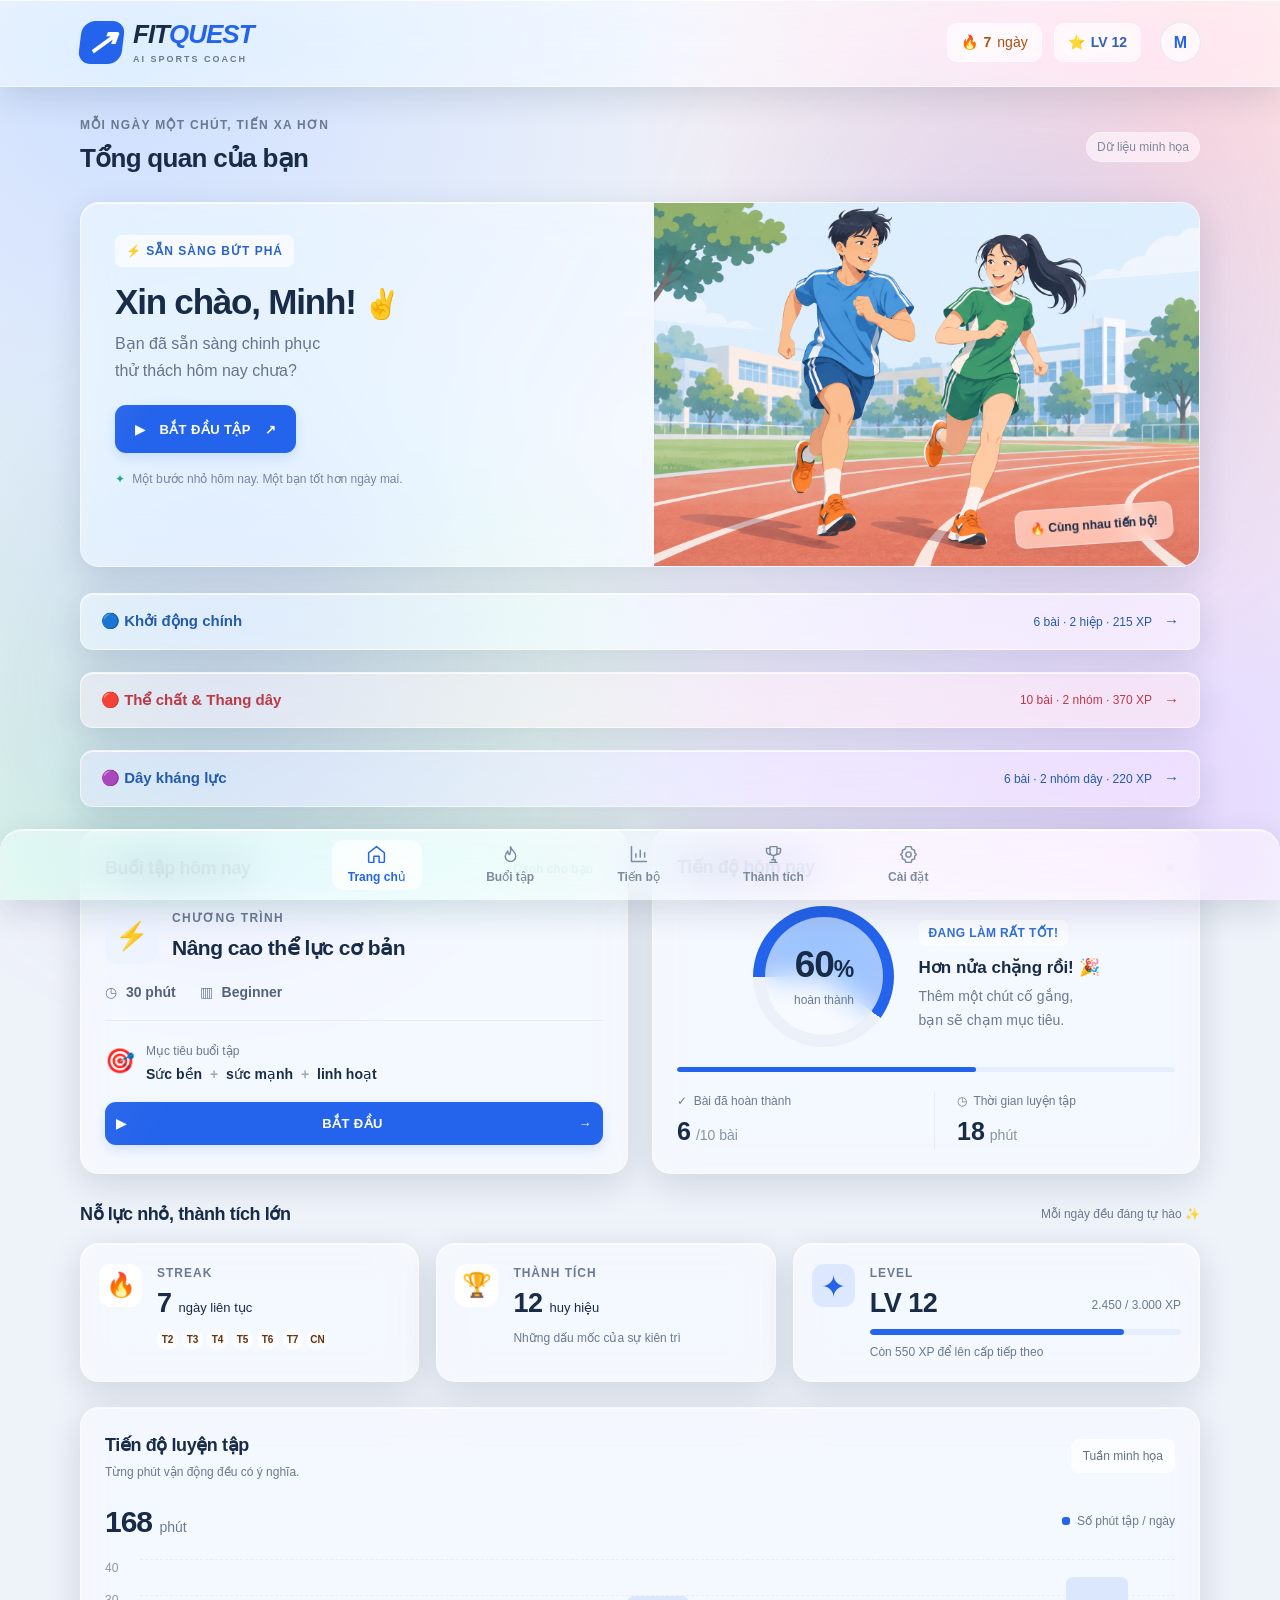
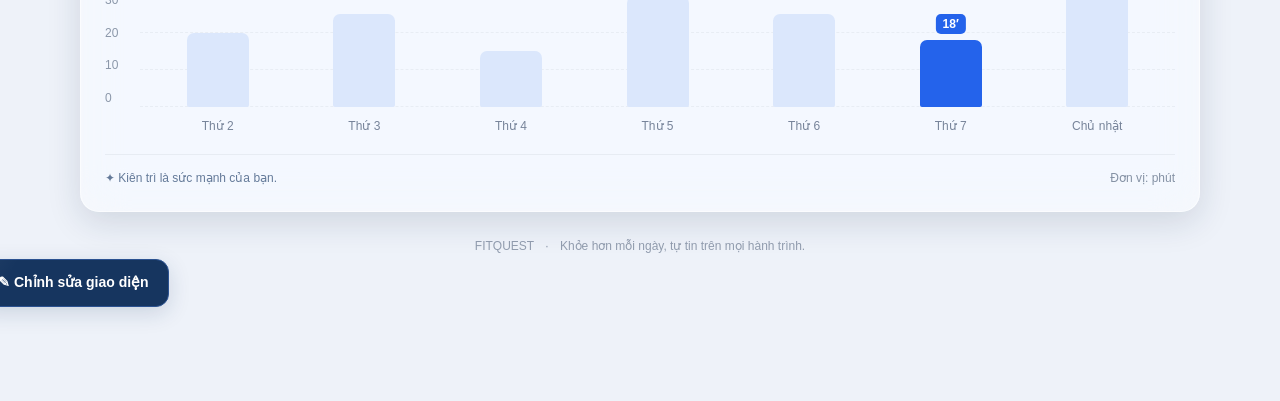
<file: FITQUEST-liquid-glass/FITQUEST/index.html>
<!DOCTYPE html>
<html lang="vi">
<head><meta charset="UTF-8"><meta name="viewport" content="width=device-width, initial-scale=1"><meta name="theme-color" content="#2563eb"><meta name="description" content="FITQUEST – AI Sports Coach dành cho học sinh. Theo dõi buổi tập, tiến độ và những thành tích mỗi ngày."><title>FITQUEST · Trang chủ</title><link rel="stylesheet" href="css/style.css"><script src="js/app.js" defer></script><link rel="stylesheet" href="css/editor.css"><script src="js/editor.js" defer></script><link rel="stylesheet" href="css/liquid-glass.css"></head>
<body>
<header class="header"><div class="header-inner"><a class="brand" href="#home" aria-label="FITQUEST Trang chủ"><span class="brand-icon">↗</span><span>FIT<span class="blue">QUEST</span><small>AI SPORTS COACH</small></span></a><div class="header-stats"><span class="chip fire">🔥 <b>7</b><span>ngày</span></span><span class="chip level">⭐ <b>LV 12</b></span><span class="avatar" aria-label="Hồ sơ mẫu của Minh">M</span></div></div></header>
<main id="home">
<div class="page-heading"><div><p class="eyebrow">MỖI NGÀY MỘT CHÚT, TIẾN XA HƠN</p><h1>Tổng quan của bạn</h1></div><span class="demo-label">Dữ liệu minh họa</span></div>
<section class="welcome" aria-labelledby="welcome-title"><div class="welcome-copy"><span class="pill">⚡ SẴN SÀNG BỨT PHÁ</span><h2 id="welcome-title">Xin chào, Minh! <span class="wave">✌️</span></h2><p>Bạn đã sẵn sàng chinh phục<br class="desktop-break"> thử thách hôm nay chưa?</p><button class="primary" data-start><span aria-hidden="true">▶</span> <span class="button-label">BẮT ĐẦU TẬP</span> <span aria-hidden="true">↗</span></button><div class="welcome-note"><span>✦</span> Một bước nhỏ hôm nay. Một bạn tốt hơn ngày mai.</div></div><div class="hero-art"><img src="assets/images/runners.png" alt="Hai học sinh năng động chạy bộ trên sân thể thao" width="1536" height="1024"><span class="art-tag">🔥 Cùng nhau tiến bộ!</span></div></section>
<p class="module-entry"><a href="main-warmup.html">🔵 Khởi động chính <span>6 bài · 2 hiệp · 215 XP</span> →</a></p><p class="module-entry strength-entry"><a href="strength.html">🔴 Thể chất & Thang dây <span>10 bài · 2 nhóm · 370 XP</span> →</a></p><p class="module-entry resistance-entry"><a href="resistance.html">🟣 Dây kháng lực <span>6 bài · 2 nhóm dây · 220 XP</span> →</a></p><div class="training-grid"><section class="card workout" aria-labelledby="workout-title"><div class="section-heading"><h2 id="workout-title">Buổi tập hôm nay</h2><span class="badge green">Dành cho bạn</span></div><div class="workout-main"><span class="workout-icon" aria-hidden="true">⚡</span><div><p class="eyebrow">CHƯƠNG TRÌNH</p><h3>Nâng cao thể lực cơ bản</h3></div></div><div class="workout-meta"><span>◷ <b>30 phút</b></span><span>▥ <b>Beginner</b></span></div><div class="goal"><span aria-hidden="true">🎯</span><div><span>Mục tiêu buổi tập</span><p>Sức bền <i>+</i> sức mạnh <i>+</i> linh hoạt</p></div></div><button class="primary workout-button" data-start><span aria-hidden="true">▶</span> <span class="button-label">BẮT ĐẦU</span> <span aria-hidden="true">→</span></button></section>
<section class="card today" aria-labelledby="today-title"><div class="section-heading"><h2 id="today-title">Tiến độ hôm nay</h2><span class="muted" aria-hidden="true">◉</span></div><div class="today-content"><div class="progress-ring" role="img" aria-label="60% hoàn thành"><div><strong>60<span>%</span></strong><small>hoàn thành</small></div></div><div class="today-message"><span class="badge blue-badge">ĐANG LÀM RẤT TỐT!</span><h3>Hơn nửa chặng rồi! 🎉</h3><p>Thêm một chút cố gắng,<br>bạn sẽ chạm mục tiêu.</p></div></div><progress class="daily-progress" value="60" max="100" aria-label="Tiến độ hôm nay">60%</progress><div class="daily-stats"><div><span>✓ &nbsp;Bài đã hoàn thành</span><strong>6<span>/10 bài</span></strong></div><div><span>◷ &nbsp;Thời gian luyện tập</span><strong>18<span>phút</span></strong></div></div></section></div>
<section id="achievements" class="achievements-section" aria-labelledby="achievements-title"><div class="section-heading outside"><h2 id="achievements-title">Nỗ lực nhỏ, thành tích lớn</h2><span class="muted">Mỗi ngày đều đáng tự hào ✨</span></div><div class="achievements"><article class="achievement streak"><div class="achievement-icon">🔥</div><div><p class="eyebrow">STREAK</p><h3>7 <span>ngày liên tục</span></h3><div class="week-dots" aria-label="Đã duy trì đủ 7 ngày"><span>T2</span><span>T3</span><span>T4</span><span>T5</span><span>T6</span><span>T7</span><span>CN</span></div></div></article><article class="achievement trophies"><div class="achievement-icon">🏆</div><div><p class="eyebrow">THÀNH TÍCH</p><h3>12 <span>huy hiệu</span></h3><p class="achievement-note">Những dấu mốc của sự kiên trì</p></div></article><article class="achievement xp"><div class="achievement-icon">✦</div><div><p class="eyebrow">LEVEL</p><h3>LV 12 <span class="xp-amount">2.450 / 3.000 XP</span></h3><progress value="2450" max="3000" aria-label="2450 trên 3000 XP">2450/3000 XP</progress><p class="achievement-note">Còn 550 XP để lên cấp tiếp theo</p></div></article></div></section>
<section class="card chart-card" id="progress" aria-labelledby="chart-title"><div class="section-heading"><div><h2 id="chart-title">Tiến độ luyện tập</h2><p class="chart-subtitle">Từng phút vận động đều có ý nghĩa.</p></div><span class="period">Tuần minh họa</span></div><div class="chart-summary"><strong>168 <span>phút</span></strong><span class="legend"><i></i>Số phút tập / ngày</span></div><div class="chart" role="group" aria-label="Số phút tập trong tuần. Dữ liệu minh họa."><div class="axis"><span>40</span><span>30</span><span>20</span><span>10</span><span>0</span></div><div class="plot"><div class="grid-lines" aria-hidden="true"><i></i><i></i><i></i><i></i><i></i></div><div class="bars" id="bars"></div></div></div><div class="chart-foot"><span>✦ Kiên trì là sức mạnh của bạn.</span><span>Đơn vị: phút</span></div></section>
<footer>FITQUEST <span>·</span> Khỏe hơn mỗi ngày, tự tin trên mọi hành trình.</footer>
</main>
<nav class="bottom-nav" aria-label="Điều hướng chính"><div class="nav-inner"><a class="nav-item active" href="#home" aria-current="page"><span data-icon="home"></span><b>Trang chủ</b></a><button class="nav-item" data-start><span data-icon="flame"></span><b>Buổi tập</b></button><a class="nav-item" href="#progress"><span data-icon="chart"></span><b>Tiến bộ</b></a><a class="nav-item" href="#achievements"><span data-icon="trophy"></span><b>Thành tích</b></a><button class="nav-item" id="settings"><span data-icon="settings"></span><b>Cài đặt</b></button></div></nav>
<div class="toast" id="toast" role="status" aria-live="polite"><span id="toast-text"></span><button id="close-toast" aria-label="Đóng thông báo">×</button></div>
</body></html>
</file>
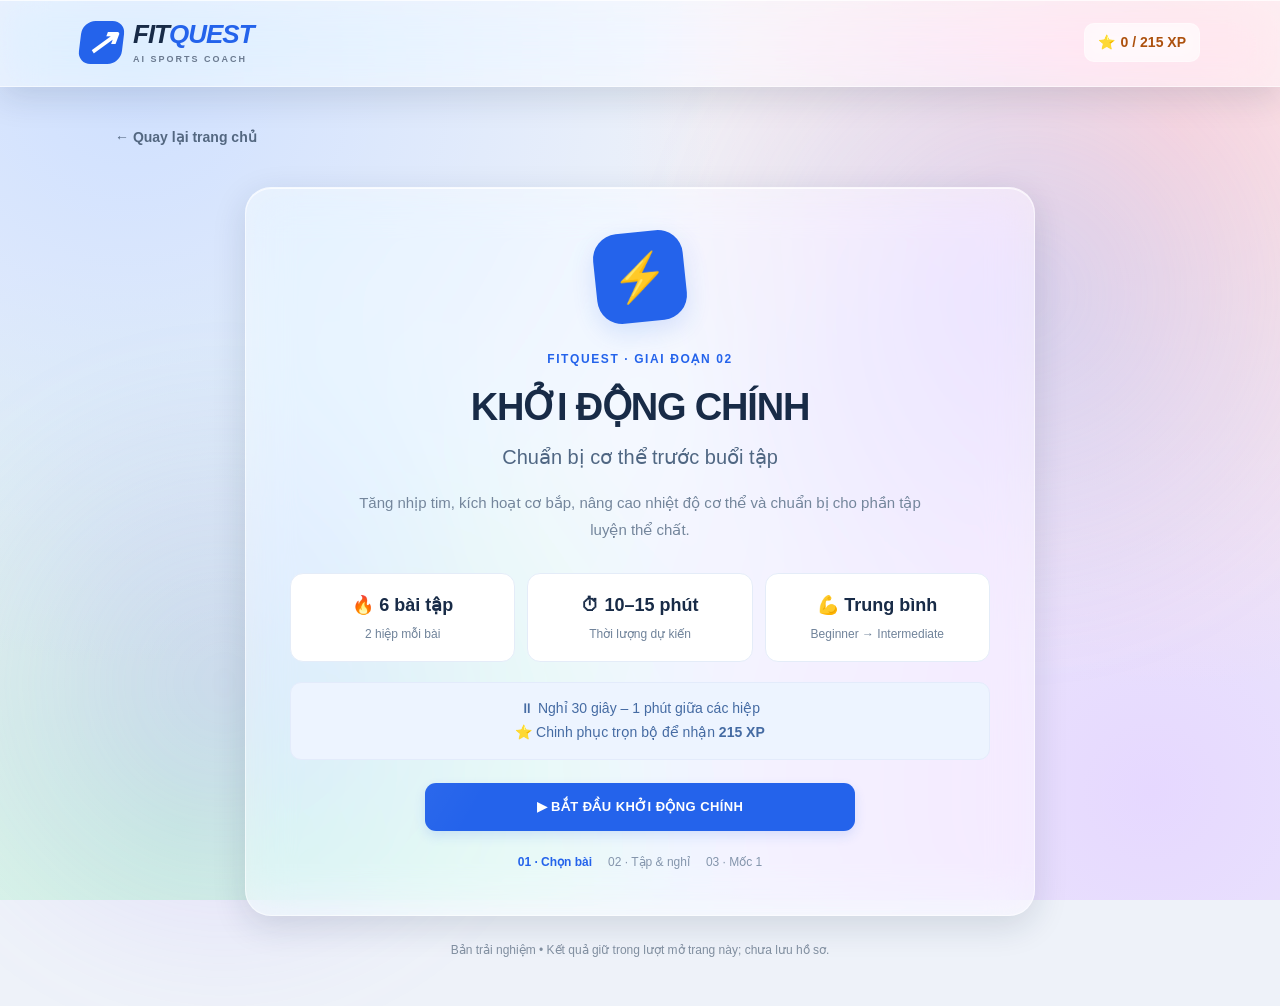
<file: FITQUEST-liquid-glass/FITQUEST/main-warmup.html>
<!doctype html>
<html lang="vi"><head><meta charset="utf-8"><meta name="viewport" content="width=device-width,initial-scale=1"><meta name="theme-color" content="#2463eb"><meta name="description" content="FITQUEST Khởi động chính: 6 bài tập theo hiệp, nghỉ giữa hiệp và checkpoint phục hồi."><title>Khởi động chính · FITQUEST</title><link rel="stylesheet" href="css/style.css"><link rel="stylesheet" href="css/warmup.css"><link rel="stylesheet" href="css/main-warmup.css"><script src="js/main-warmup.js" defer></script><link rel="stylesheet" href="css/animation.css"><script type="module" src="js/dummy.js"></script><link rel="stylesheet" href="css/liquid-glass.css"></head><body><header class="header"><div class="header-inner"><a class="brand" href="index.html"><span class="brand-icon">↗</span><span>FIT<span class="blue">QUEST</span><small>AI SPORTS COACH</small></span></a><span class="chip fire">⭐ <b id="earned">0 / 215 XP</b></span></div></header><main class="warmup-main main-module"><div id="screen"></div><p class="session-note">Bản trải nghiệm • Kết quả giữ trong lượt mở trang này; chưa lưu hồ sơ.</p></main><div class="toast" id="toast" role="status" aria-live="polite"><span id="toast-text"></span><button id="close-toast" aria-label="Đóng thông báo">×</button></div></body></html>
</file>
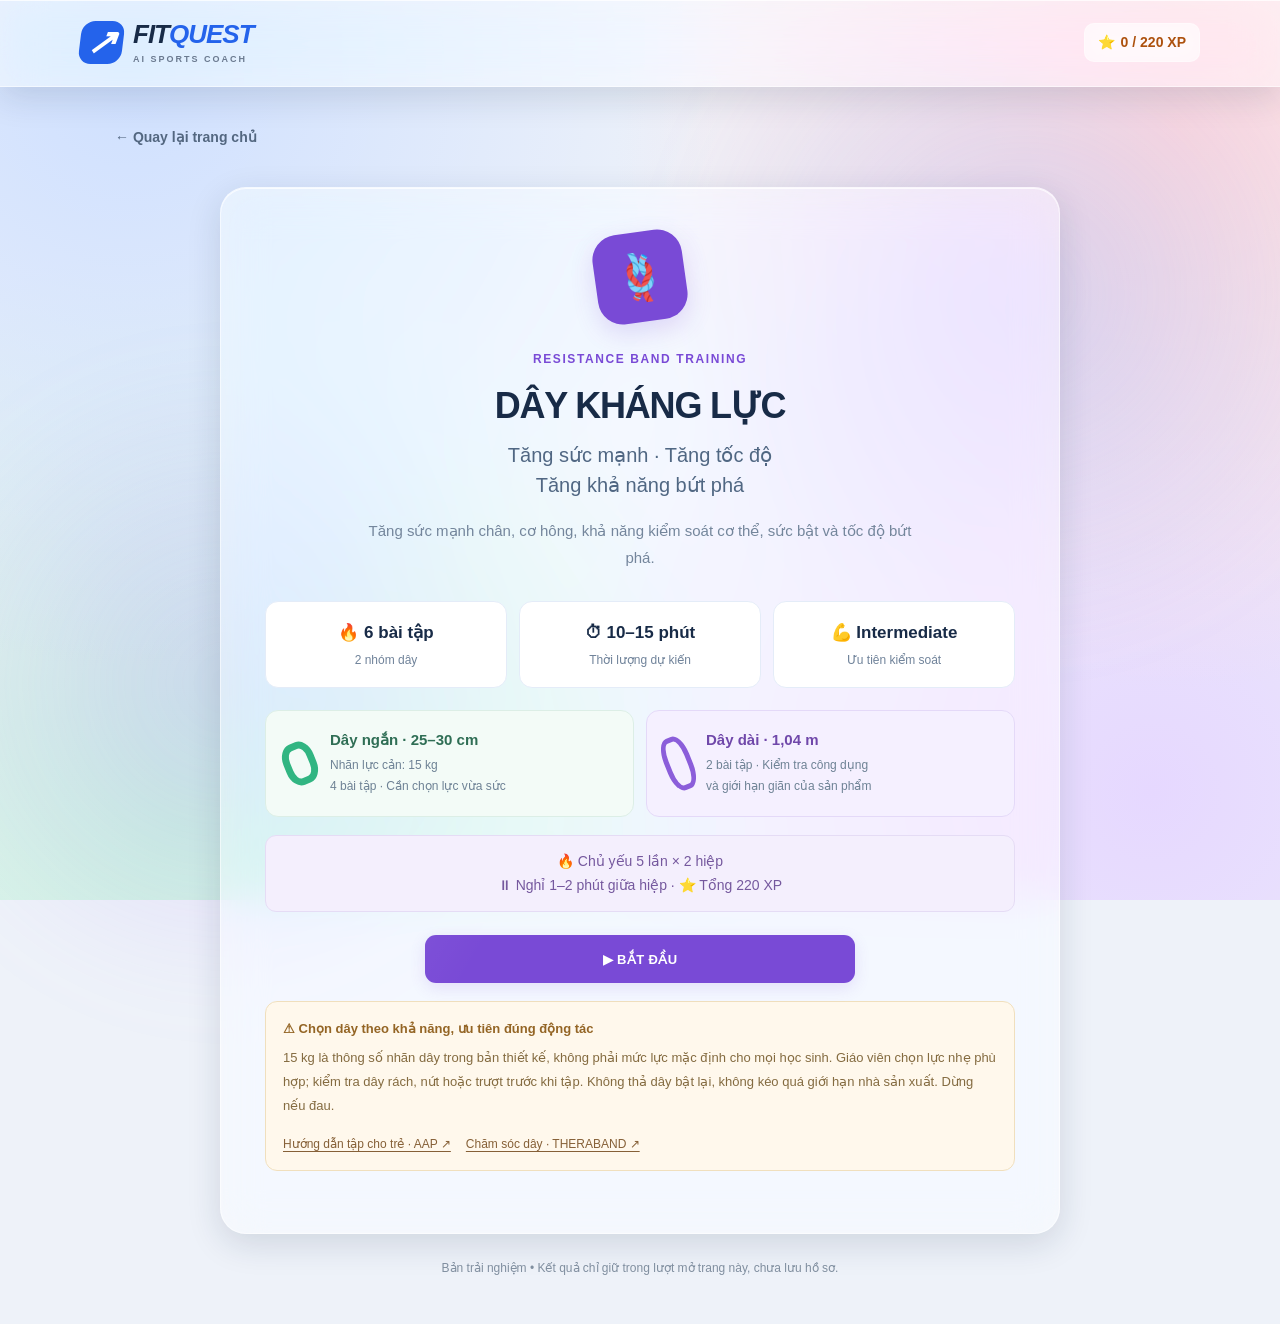
<file: FITQUEST-liquid-glass/FITQUEST/resistance.html>
<!doctype html>
<html lang="vi"><head><meta charset="utf-8"><meta name="viewport" content="width=device-width,initial-scale=1"><meta name="theme-color" content="#794ad6"><meta name="description" content="FITQUEST: 6 bài tập với dây kháng lực, dummy 3D, bộ đếm từng chân, nghỉ giữa hiệp và hướng dẫn an toàn."><title>Dây kháng lực · FITQUEST</title><link rel="stylesheet" href="css/style.css"><link rel="stylesheet" href="css/warmup.css"><link rel="stylesheet" href="css/main-warmup.css"><link rel="stylesheet" href="css/strength.css"><link rel="stylesheet" href="css/resistance.css"><link rel="stylesheet" href="css/animation.css"><script src="js/resistance.js" defer></script><script type="module" src="js/dummy.js"></script><link rel="stylesheet" href="css/liquid-glass.css"></head><body><header class="header"><div class="header-inner"><a class="brand" href="index.html"><span class="brand-icon">↗</span><span>FIT<span class="blue">QUEST</span><small>AI SPORTS COACH</small></span></a><span class="chip fire">⭐ <b id="earned">0 / 220 XP</b></span></div></header><main class="warmup-main main-module strength-module band-module"><div id="screen"></div><p class="session-note">Bản trải nghiệm • Kết quả chỉ giữ trong lượt mở trang này, chưa lưu hồ sơ.</p></main><div class="toast" id="toast" role="status" aria-live="polite"><span id="toast-text"></span><button id="close-toast" aria-label="Đóng thông báo">×</button></div></body></html>
</file>
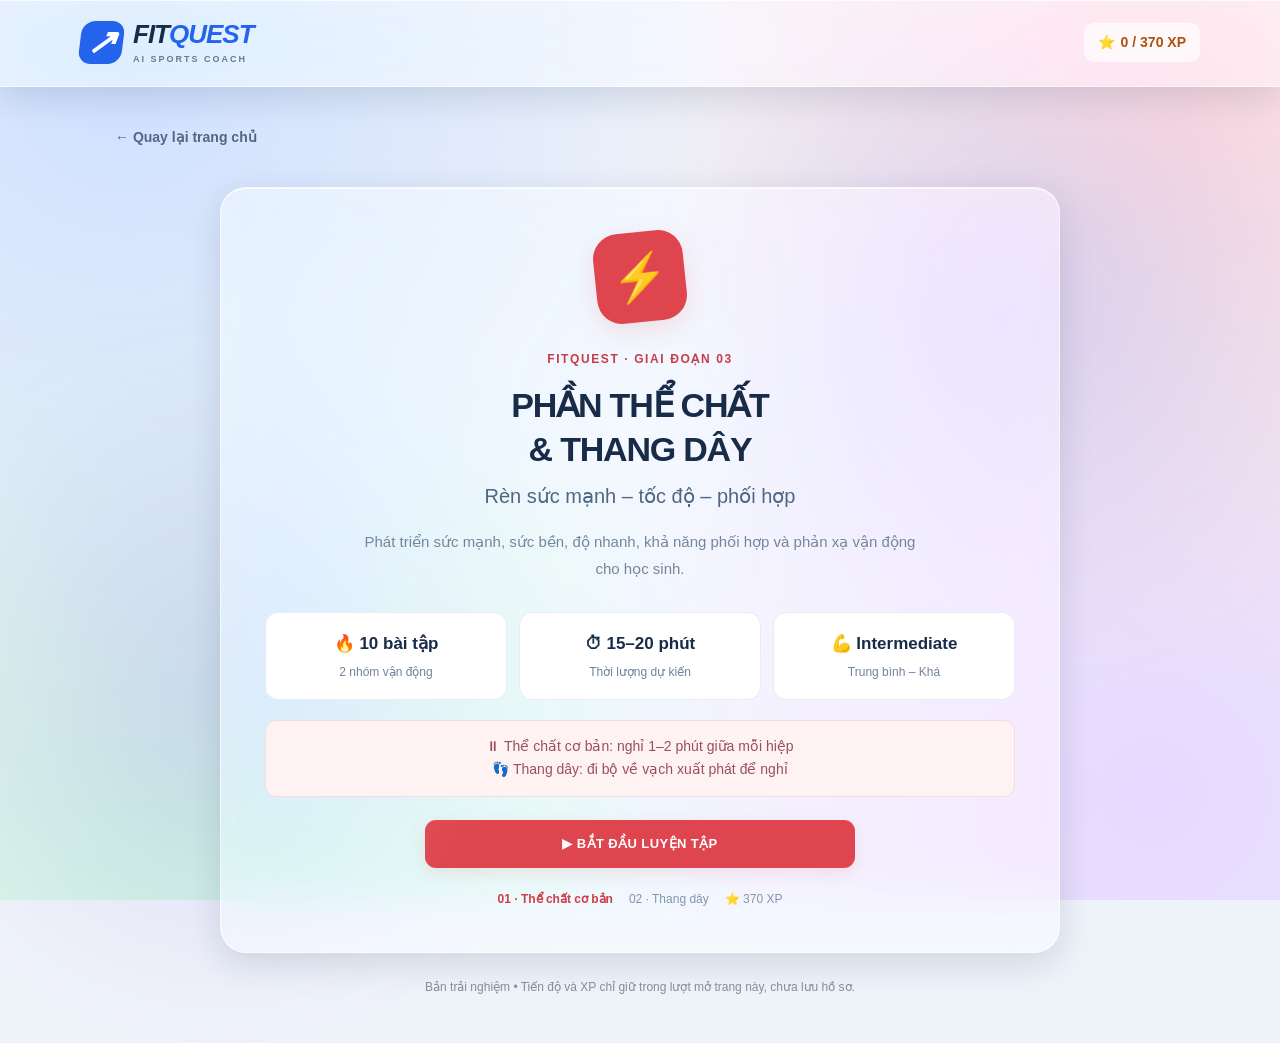
<file: FITQUEST-liquid-glass/FITQUEST/strength.html>
<!doctype html>
<html lang="vi"><head><meta charset="utf-8"><meta name="viewport" content="width=device-width,initial-scale=1"><meta name="theme-color" content="#e34b50"><meta name="description" content="FITQUEST: rèn luyện thể chất và thang dây với 10 bài tập, bộ đếm, thời gian nghỉ và tiến độ."><title>Thể chất & Thang dây · FITQUEST</title><link rel="stylesheet" href="css/style.css"><link rel="stylesheet" href="css/warmup.css"><link rel="stylesheet" href="css/main-warmup.css"><link rel="stylesheet" href="css/strength.css"><script src="js/strength.js" defer></script><link rel="stylesheet" href="css/animation.css"><script type="module" src="js/dummy.js"></script><link rel="stylesheet" href="css/liquid-glass.css"></head><body><header class="header"><div class="header-inner"><a class="brand" href="index.html"><span class="brand-icon">↗</span><span>FIT<span class="blue">QUEST</span><small>AI SPORTS COACH</small></span></a><span class="chip fire">⭐ <b id="earned">0 / 370 XP</b></span></div></header><main class="warmup-main main-module strength-module"><div id="screen"></div><p class="session-note">Bản trải nghiệm • Tiến độ và XP chỉ giữ trong lượt mở trang này, chưa lưu hồ sơ.</p></main><div class="toast" id="toast" role="status" aria-live="polite"><span id="toast-text"></span><button id="close-toast" aria-label="Đóng thông báo">×</button></div></body></html>
</file>
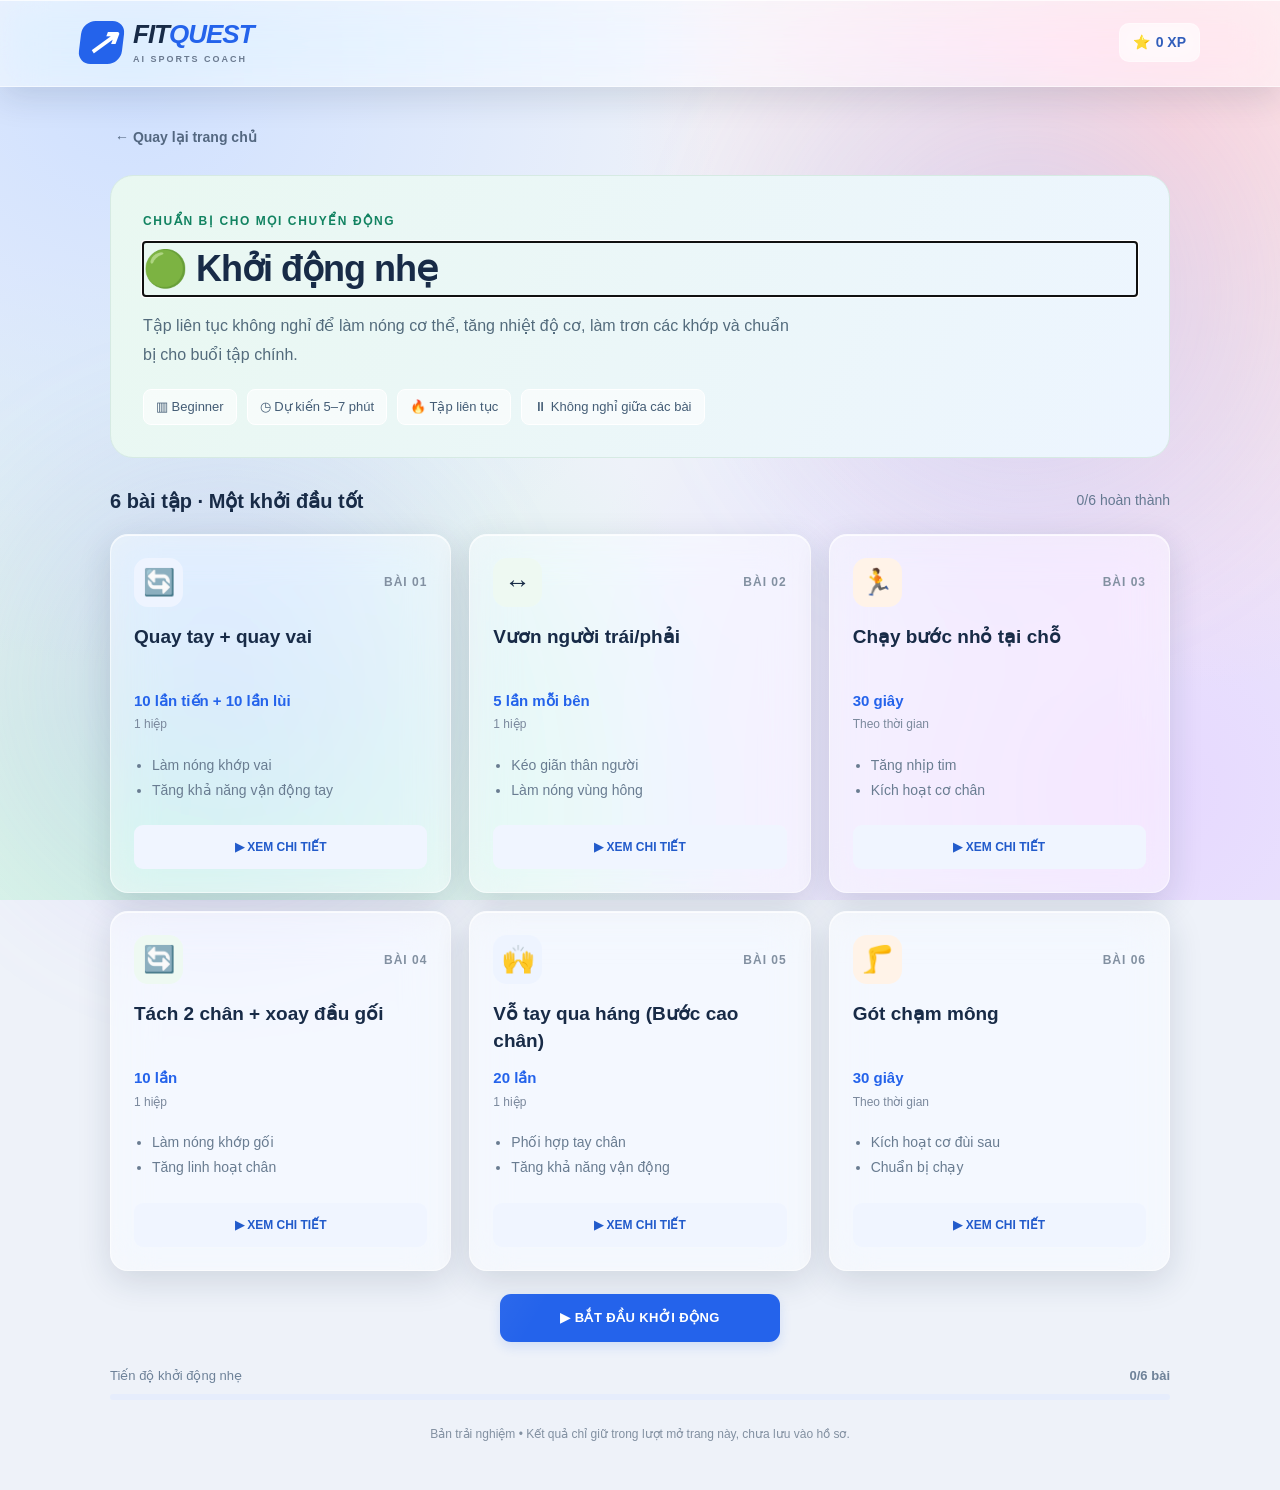
<file: FITQUEST-liquid-glass/FITQUEST/warmup.html>
<!doctype html>
<html lang="vi"><head><meta charset="utf-8"><meta name="viewport" content="width=device-width,initial-scale=1"><meta name="theme-color" content="#2463eb"><title>Khởi động nhẹ · FITQUEST</title><link rel="stylesheet" href="css/style.css"><link rel="stylesheet" href="css/warmup.css"><script src="js/warmup.js" defer></script><link rel="stylesheet" href="css/animation.css"><script type="module" src="js/dummy.js"></script><link rel="stylesheet" href="css/liquid-glass.css"></head><body>
<header class="header"><div class="header-inner"><a class="brand" href="index.html"><span class="brand-icon">↗</span><span>FIT<span class="blue">QUEST</span><small>AI SPORTS COACH</small></span></a><span class="chip level">⭐ <b id="earned">0 XP</b></span></div></header>
<main class="warmup-main"><div id="screen"></div><p class="session-note">Bản trải nghiệm • Kết quả chỉ giữ trong lượt mở trang này, chưa lưu vào hồ sơ.</p></main>
<div class="toast" id="toast" role="status" aria-live="polite"><span id="toast-text"></span><button id="close-toast" aria-label="Đóng thông báo">×</button></div>
</body></html>
</file>
<file: FITQUEST-liquid-glass/FITQUEST/css/style.css>
:root{--blue:#2463eb;--ink:#182b47;--muted:#6b7a90;--line:#e7ecf3;--green:#20ae7e}*{box-sizing:border-box}html{scroll-behavior:smooth;scroll-padding-top:100px}body{margin:0;background:#f7f9fc;color:var(--ink);font-family:Inter,"Segoe UI",Arial,sans-serif;font-size:16px;line-height:1.5}button,a{-webkit-tap-highlight-color:transparent}button{font:inherit;cursor:pointer}a{color:inherit;text-decoration:none}button:focus-visible,a:focus-visible{outline:3px solid #f5a623;outline-offset:5px}button{transition:transform .18s,background .18s,box-shadow .18s}button:active{transform:scale(.97)}.header{background:#fff;border-bottom:1px solid var(--line)}.header-inner{max-width:1180px;margin:auto;padding:21px 30px;display:flex;justify-content:space-between;align-items:center}.brand{display:flex;align-items:center;gap:10px;font-size:26px;font-weight:900;font-style:italic;letter-spacing:-1px;line-height:1.05}.brand-icon{height:43px;width:43px;display:grid;place-items:center;border-radius:13px;background:var(--blue);color:white;font-size:35px;transform:skew(-7deg)}.brand small{display:block;font-size:9px;letter-spacing:2px;font-style:normal;color:var(--muted);margin-top:7px}.blue{color:var(--blue)}.header-stats{display:flex;gap:12px;align-items:center}.chip{display:flex;gap:6px;align-items:center;padding:8px 13px;border-radius:10px;font-size:14px}.fire{background:#fff3e8;color:#ad510e}.level{background:#eef3ff;color:#325ebb}.avatar{width:39px;height:39px;display:grid;place-items:center;background:#e8efff;border:3px solid white;outline:1px solid #e3e9f3;color:var(--blue);border-radius:50%;font-weight:700;margin-left:8px}main{max-width:1180px;margin:auto;padding:29px 30px 98px}.page-heading{display:flex;justify-content:space-between;align-items:center;margin-bottom:24px}.eyebrow{font-size:11px;font-weight:750;letter-spacing:1.3px;color:var(--muted);margin:0 0 5px}.page-heading h1{font-size:26px;letter-spacing:-.7px;margin:0}.demo-label{font-size:12px;color:#7d899d;border:1px solid #e4e9f1;padding:5px 10px;border-radius:20px}.welcome{display:grid;grid-template-columns:1.05fr 1fr;background:#edf5ff;border:1px solid #dfebfd;border-radius:24px;overflow:hidden;position:relative;min-height:318px;margin-bottom:26px}.welcome-copy{padding:32px 0 25px 34px;z-index:1}.pill{font-size:11px;letter-spacing:1px;font-weight:800;color:#2863cc;background:#fff9;padding:6px 10px;border-radius:7px;display:inline-block}.welcome h2{font-size:35px;letter-spacing:-1.2px;margin:13px 0 8px;line-height:1.25}.wave{font-size:29px}.welcome p{color:#64748b;margin:0 0 21px;font-size:16px;line-height:1.65}.primary{display:inline-flex;gap:14px;align-items:center;justify-content:center;border:0;background:var(--blue);color:#fff;padding:14px 20px;border-radius:11px;font-size:13px;font-weight:750;letter-spacing:.4px;box-shadow:0 5px 12px #2563eb24;min-height:48px}.primary:hover{background:#174dcc;transform:translateY(-2px);box-shadow:0 7px 16px #2563eb38}.welcome-note{font-size:11px;color:#7685a0;margin-top:17px}.welcome-note span{color:#21a785;margin-right:4px}.hero-art{position:relative;min-width:0}.hero-art img{width:100%;height:100%;object-fit:cover;display:block;mix-blend-mode:multiply}.art-tag{position:absolute;bottom:22px;right:26px;background:#fffffff0;border:1px solid white;box-shadow:0 4px 14px #163d6110;border-radius:10px;padding:9px 14px;font-size:12px;font-weight:700;transform:rotate(-4deg)}.training-grid{display:grid;grid-template-columns:1fr 1fr;gap:24px}.card{background:white;border:1px solid var(--line);border-radius:19px;padding:24px;box-shadow:0 3px 8px #203b621f0}.section-heading{display:flex;align-items:center;justify-content:space-between;gap:12px}.section-heading h2{font-size:18px;letter-spacing:-.4px;margin:0;font-weight:750}.badge{font-size:10px;font-weight:750;padding:5px 9px;border-radius:7px;white-space:nowrap}.green{color:#188263;background:#e9f8f2}.workout-main{display:flex;gap:14px;align-items:center;margin:24px 0 18px}.workout-icon{display:grid;place-items:center;width:53px;height:56px;border-radius:13px;background:#eef4ff;font-size:27px}.workout-main h3{margin:0;font-size:21px;letter-spacing:-.5px}.workout-main .eyebrow{font-size:10px}.workout-meta{display:flex;gap:24px;border-bottom:1px solid var(--line);padding-bottom:17px;font-size:13px;color:#728097}.workout-meta b{color:#53627a;font-weight:550;margin-left:5px}.goal{display:flex;gap:11px;align-items:center;margin:17px 0}.goal>span{font-size:24px}.goal div>span{font-size:11px;color:var(--muted)}.goal p{font-size:13px;margin:2px 0 0;font-weight:550}.goal i{font-style:normal;color:#a1adbb;margin:0 4px}.workout-button{width:100%;padding:11px;min-height:43px}.workout-button span:last-child{margin-left:auto}.workout-button span:first-child{margin-right:auto}.muted{color:var(--muted);font-size:12px}.today-content{display:flex;gap:25px;align-items:center;justify-content:center;margin:25px 0 20px}.progress-ring{flex-shrink:0;width:141px;height:141px;border-radius:50%;background:conic-gradient(var(--blue) 0 60%,#ecf1f9 60%);display:grid;place-items:center;transform:rotate(-90deg)}.progress-ring>div{transform:rotate(90deg);border-radius:50%;width:118px;height:118px;background:#fff;display:flex;flex-direction:column;align-items:center;justify-content:center}.progress-ring strong{font-size:37px;line-height:1.2;letter-spacing:-1px}.progress-ring strong span{font-size:23px}.progress-ring small{font-size:12px;color:var(--muted);margin-top:4px}.blue-badge{background:#edf4ff;color:#3270d9;font-size:9px;letter-spacing:.4px}.today-message h3{font-size:17px;margin:11px 0 5px}.today-message p{font-size:13px;color:var(--muted);margin:0;line-height:1.7}progress{appearance:none;border:0;width:100%;height:6px;border-radius:8px;overflow:hidden;background:#e6edfc;display:block}progress::-webkit-progress-bar{background:#e6edfc}progress::-webkit-progress-value{background:var(--blue);border-radius:8px}progress::-moz-progress-bar{background:var(--blue)}.daily-progress{height:5px;margin-bottom:20px}.daily-stats{display:grid;grid-template-columns:1fr 1fr;gap:16px}.daily-stats>div+div{border-left:1px solid var(--line);padding-left:22px}.daily-stats div>span{font-size:11px;color:var(--muted);display:block}.daily-stats strong{display:block;font-size:25px;line-height:1.4;margin-top:4px}.daily-stats strong span{font-size:12px;color:#8894a5;font-weight:450;margin-left:5px}.outside{margin:27px 0 15px}.achievements{display:grid;grid-template-columns:1fr 1fr 1.2fr;gap:17px}.achievement{display:flex;gap:15px;border:1px solid;border-radius:16px;padding:20px 18px;align-items:flex-start;transition:transform .2s}.achievement:hover{transform:translateY(-3px)}.streak{background:#fff8ef;border-color:#f6e8d6}.trophies{background:#f1fbf6;border-color:#dcefe5}.xp{background:#f0f5ff;border-color:#dde7fa}.achievement-icon{width:43px;height:43px;display:grid;place-items:center;border-radius:12px;background:#fff;font-size:24px;flex-shrink:0}.xp .achievement-icon{color:var(--blue);background:#dce8ff;font-size:30px}.achievement>div:last-child{flex:1;min-width:0}.achievement .eyebrow{font-size:10px;letter-spacing:1px}.achievement h3{font-size:27px;margin:0 0 8px;line-height:1.25;letter-spacing:-.5px}.achievement h3 span{font-size:13px;letter-spacing:0;font-weight:500}.week-dots{display:flex;gap:4px}.week-dots span{display:grid;place-items:center;font-size:8px;font-weight:700;width:21px;height:21px;background:#f6b26d;color:#683308;border-radius:50%}.achievement-note{font-size:10px;color:var(--muted);margin:8px 0 0}.achievement h3 .xp-amount{font-size:10px;float:right;margin-top:11px;color:var(--muted)}.chart-card{margin-top:25px}.chart-subtitle{font-size:12px;color:var(--muted);margin:4px 0 0}.period{padding:7px 11px;border:1px solid var(--line);border-radius:8px;font-size:12px;color:#637188}.chart-summary{display:flex;align-items:center;justify-content:space-between;margin:18px 0 15px}.chart-summary strong{font-size:30px;letter-spacing:-1px}.chart-summary strong span{font-size:14px;letter-spacing:0;font-weight:450;color:var(--muted)}.legend{font-size:11px;color:var(--muted);display:flex;align-items:center;gap:7px}.legend i{background:var(--blue);width:8px;height:8px;border-radius:3px}.chart{display:flex;height:176px;gap:20px}.axis{display:flex;flex-direction:column;justify-content:space-between;height:148px;font-size:10px;color:#8b97a9;width:15px}.plot{position:relative;flex:1;min-width:0}.grid-lines{height:148px;position:absolute;inset:0;display:flex;flex-direction:column;justify-content:space-between}.grid-lines i{border-top:1px dashed #e8edf4;width:100%}.bars{position:relative;display:flex;justify-content:space-around;height:100%;gap:15px;padding:0 12px}.bar-column{display:flex;flex:1;flex-direction:column;align-items:center;min-width:0}.bar-slot{height:148px;width:100%;display:flex;align-items:flex-end;justify-content:center}.bar{border:0;padding:0;position:relative;width:100%;max-width:62px;height:var(--height);border-radius:7px 7px 2px 2px;background:#dbe7fc;transition:background .2s,transform .2s}.bar:hover,.bar:focus-visible{background:#7ca7f8}.bar.selected{background:var(--blue)}.bar-label{font-size:11px;margin-top:10px;color:#77849a;white-space:nowrap}.bar.selected .bar-value{background:var(--blue);color:white}.bar-value{position:absolute;left:50%;top:-26px;transform:translateX(-50%);font-size:10px;font-weight:700;background:#eff4fd;color:#446798;padding:1px 7px;border-radius:5px;opacity:0;transition:opacity .2s}.bar:hover .bar-value,.bar:focus-visible .bar-value,.bar.selected .bar-value{opacity:1}.chart-foot{display:flex;justify-content:space-between;border-top:1px solid var(--line);margin-top:19px;padding-top:14px;font-size:11px;color:#8491a4}.chart-foot span:first-child{color:#647a99}footer{text-align:center;color:#929daf;font-size:11px;margin-top:25px}footer span{margin:0 8px}.bottom-nav{position:fixed;bottom:0;left:0;right:0;background:#ffffffed;backdrop-filter:blur(15px);border-top:1px solid var(--line);z-index:10;padding-bottom:env(safe-area-inset-bottom)}.nav-inner{max-width:680px;margin:auto;display:flex;justify-content:space-around;gap:5px;padding:10px 10px}.nav-item{border:0;background:none;color:#7c8aa0;display:flex;flex-direction:column;align-items:center;gap:3px;min-width:80px;padding:4px 16px;border-radius:11px;font-size:11px;transition:background .2s,color .2s}.nav-item b{font-weight:550}.nav-item svg{display:block;width:21px;height:21px}.nav-item.active{background:#edf4ff;color:var(--blue)}.nav-item:hover{background:#f2f6fc;color:var(--blue)}.toast{position:fixed;z-index:20;bottom:100px;left:50%;width:max-content;max-width:calc(100% - 32px);transform:translate(-50%,18px);background:#182b47;color:#fff;border-radius:14px;padding:15px 18px;box-shadow:0 8px 30px #14254030;display:flex;align-items:center;gap:15px;font-size:14px;opacity:0;visibility:hidden;transition:opacity .2s,transform .2s}.toast.show{opacity:1;visibility:visible;transform:translate(-50%,0)}.toast button{background:transparent;border:0;color:white;font-size:25px;padding:0 3px}.welcome,.card,.achievement{animation:enter .5s both}.training-grid{animation-delay:.05s}@keyframes enter{from{opacity:0;transform:translateY(10px)}to{opacity:1;transform:translateY(0)}}
@media(min-width:1500px){main{padding-top:36px}.welcome{min-height:330px}}@media(max-width:1000px){.achievements{grid-template-columns:1fr 1fr}.xp{grid-column:1/-1}.xp .xp-amount{float:none!important;margin-left:20px}.xp progress{max-width:460px}.welcome h2{font-size:30px}.today-content{gap:14px}.today-message h3{font-size:15px}.progress-ring{width:123px;height:123px}.progress-ring>div{width:102px;height:102px}.workout-main h3{font-size:18px}.card{padding:20px}.welcome-copy{padding-left:26px}.welcome-note{max-width:270px}.section-heading h2{font-size:17px}}
@media(max-width:700px){main{padding:22px 18px 98px}.header-inner{padding:17px 19px}.brand{font-size:23px}.brand-icon{width:35px;height:36px;font-size:30px}.brand small{font-size:8px;letter-spacing:1.5px}.header-stats{gap:7px}.chip{padding:7px 9px;font-size:12px}.avatar{display:none}.page-heading{margin-bottom:19px}.page-heading h1{font-size:23px}.page-heading .eyebrow{font-size:9px;letter-spacing:.8px}.demo-label{font-size:10px;padding:4px 7px}.welcome{grid-template-columns:1fr;min-height:0;border-radius:19px;margin-bottom:19px}.welcome-copy{padding:25px 24px 0}.welcome h2{font-size:32px}.welcome p{font-size:15px}.desktop-break{display:none}.welcome-note{max-width:none;font-size:10px;margin-top:14px}.hero-art{height:206px;margin-top:6px}.hero-art img{object-position:center 48%;object-fit:cover}.art-tag{font-size:11px;bottom:16px;right:20px}.training-grid{grid-template-columns:1fr;gap:18px}.card{padding:21px}.section-heading h2{font-size:18px}.workout-main h3{font-size:20px}.workout-main{margin-top:23px}.today-content{gap:25px;margin:24px 0}.progress-ring{width:138px;height:138px}.progress-ring>div{width:114px;height:114px}.today-message h3{font-size:16px}.outside .muted{display:none}.outside{margin-top:24px}.achievements{grid-template-columns:1fr;gap:12px}.xp{grid-column:auto}.achievement{padding:18px 20px;align-items:center}.achievement h3{margin-bottom:5px}.achievement .eyebrow{font-size:11px}.achievement-note{font-size:12px}.achievement-icon{width:50px;height:50px;font-size:29px}.week-dots{gap:6px}.week-dots span{width:24px;height:24px;font-size:9px}.xp .xp-amount{margin-left:10px!important;font-size:11px!important}.chart-card{margin-top:19px}.chart-subtitle{font-size:11px}.period{font-size:10px;padding:6px 8px}.chart{gap:12px;height:170px}.bars{gap:11px;padding:0 5px}.bar-label{font-size:9px}.chart-foot{font-size:10px;gap:12px}.nav-inner{padding:9px 5px}.nav-item{min-width:0;flex:1;padding:5px 3px;font-size:10px}.nav-item svg{width:21px;height:21px}.toast{bottom:90px}footer{font-size:10px}.legend{font-size:10px}}
@media(max-width:360px){.header-stats .fire span{display:none}.page-heading{align-items:flex-start;gap:10px}.welcome-copy{padding:22px 18px 0}.welcome h2{font-size:28px}.today-content{gap:13px}.progress-ring{width:120px;height:120px}.progress-ring>div{width:100px;height:100px}.today-message h3{font-size:14px}.today-message p{font-size:12px}.card{padding:17px}.period{display:none}.workout-main h3{font-size:18px}}@media(prefers-reduced-motion:reduce){html{scroll-behavior:auto}*,*::before,*::after{animation:none!important;transition:none!important}}
/* Readability refinements across device sizes. */
.card{box-shadow:0 3px 8px #203b6205}.eyebrow,.demo-label,.pill,.badge,.welcome-note,.workout-main .eyebrow,.goal div>span,.daily-stats div>span,.achievement .eyebrow,.achievement-note,.achievement h3 .xp-amount,.chart-subtitle,.period,.legend,.axis,.bar-label,.bar-value,.chart-foot,footer,.nav-item{font-size:12px}.workout-meta,.goal p,.today-message p,.daily-stats strong span{font-size:14px}.today-message h3{font-size:17px}.brand small{font-size:9px}.week-dots span{font-size:10px}.hero-art img{object-fit:cover}@media(max-width:700px){.welcome-note{line-height:1.6}.page-heading .eyebrow{font-size:10px}.demo-label{font-size:11px}.badge,.blue-badge{font-size:10px}.today-message h3{font-size:16px}.achievement h3 .xp-amount{font-size:12px!important}.bar-label{font-size:10px}.chart-foot{font-size:11px}.nav-item{font-size:11px}.hero-art{height:auto;aspect-ratio:3/2}.hero-art img{width:100%;height:100%}.period{font-size:11px}.today-content{gap:18px}}@media(max-width:360px){.today-content{flex-wrap:wrap;text-align:center}.today-message p br{display:none}.page-heading .demo-label{max-width:90px}.workout-main h3{font-size:17px}.nav-item{font-size:10px}}

.module-entry{margin:0 0 22px}.module-entry a{display:flex;align-items:center;gap:12px;justify-content:space-between;padding:16px 20px;border:1px solid #dce7fb;border-radius:13px;background:#edf4ff;color:#245bab;font-size:15px;font-weight:700}.module-entry span{font-size:12px;font-weight:450;margin-left:auto}@media(max-width:500px){.module-entry a{flex-wrap:wrap;font-size:14px}.module-entry span{font-size:11px;margin-left:0}}

.strength-entry a{background:#fff0f1;border-color:#f3dce0;color:#ba3a46}
</file>
<file: FITQUEST-liquid-glass/FITQUEST/css/editor.css>
#design-toggle{position:fixed;right:22px;bottom:94px;z-index:30;border:1px solid #2b5291;border-radius:13px;background:#16355f;color:#fff;box-shadow:0 6px 22px #16355f28;padding:13px 19px;min-height:48px;font:650 14px/1.4 "Segoe UI",Arial,sans-serif}#design-toggle:hover{background:#234977;transform:translateY(-2px)}#design-toggle[hidden],#design-panel[hidden]{display:none!important}#design-panel{position:fixed;z-index:40;inset:0 0 0 auto;width:370px;max-width:100%;overflow:auto;overscroll-behavior:contain;background:#fff;color:#263b56;border-left:1px solid #dce5ef;box-shadow:-8px 0 35px #1834530b;padding:22px 20px 28px;font:14px/1.55 "Segoe UI",Arial,sans-serif;text-align:left}#design-panel *{box-sizing:border-box}#design-panel .ed-heading{display:flex;justify-content:space-between;align-items:center;gap:10px}#design-panel .ed-heading span{font-size:10px;font-weight:800;letter-spacing:1.6px;color:#55759a}#design-panel h2{font-size:22px;color:#203b5c;letter-spacing:-.6px;margin:3px 0}#design-panel .ed-intro{color:#74869b;font-size:13px;line-height:1.7;margin:15px 0}#design-panel button{font:650 13px/1.4 "Segoe UI",Arial,sans-serif;color:#3d5b7e;background:#f7faff;border:1px solid #dce5f1;box-shadow:none;border-radius:9px;min-height:42px;padding:9px 12px;letter-spacing:0}#design-panel button:hover{background:#edf4ff;transform:none}#design-panel button:disabled{opacity:.4;cursor:not-allowed}#design-panel #ed-close{font-size:27px;background:#fff;border:0;padding:2px 8px;min-width:42px}#design-panel .ed-history{display:flex;gap:8px;margin-bottom:20px}#design-panel .ed-history button{flex:1}#design-panel fieldset{border:1px solid #e3eaf3;border-radius:13px;padding:16px;margin:0 0 20px;min-width:0}#design-panel legend{font-weight:750;color:#305783;padding:0 6px;font-size:14px}#design-panel label{display:block;margin:0 0 13px;font-size:13px;color:#55708f}#design-panel label:last-child{margin-bottom:0}#design-panel select,#design-panel textarea{display:block;width:100%;padding:10px 11px;font:14px/1.5 "Segoe UI",Arial,sans-serif;color:#294565;border:1px solid #d8e2ee;border-radius:8px;background:#fff;margin-top:6px;min-height:44px}#design-panel textarea{resize:vertical;min-height:90px;max-height:260px}#design-panel input[type=range]{display:block;width:100%;min-height:30px;accent-color:#2463eb;margin:6px 0 0}#design-panel output{float:right;font-weight:700;color:#315f9b}#design-panel .ed-help{font-size:12px;line-height:1.7;color:#8090a4;margin:9px 0 0}#design-panel .ed-colors{display:grid;grid-template-columns:1fr 1fr;gap:13px}#design-panel .ed-colors label{margin:0;min-width:0}#design-panel .ed-colors span{display:block;font-size:12px;margin-bottom:5px}#design-panel input[type=color]{width:100%;height:38px;padding:3px;border:1px solid #dae4f0;border-radius:8px;background:white;cursor:pointer}#design-panel #ed-order{list-style:none;margin:14px 0 0;padding:0;display:grid;gap:8px}#design-panel #ed-order li{display:flex;align-items:center;gap:6px;border:1px solid #e1e8f2;border-radius:9px;padding:7px;background:#f9fbff;cursor:grab}#design-panel #ed-order li>span{color:#9aacc1;font-size:20px}#design-panel #ed-order b{flex:1;font-size:12px;font-weight:600;color:#4b6786}#design-panel #ed-order button{padding:2px 7px;min-height:34px;min-width:29px;font-size:16px;background:#fff}#design-panel .ed-files{display:flex;gap:8px}#design-panel .ed-files button{flex:1}#design-panel .ed-reset{margin:13px 0;width:100%;background:white;color:#8a6170}#design-panel .ed-save-area{padding:17px 0 0;border-top:1px solid #e4ebf4}#design-panel #ed-save{background:#2463eb;color:white;border-color:#2463eb;width:100%;font-size:14px;min-height:47px}#design-panel #ed-status{font-size:12px;color:#346592;line-height:1.7;min-height:22px}#design-panel :is(button,input,textarea,select):focus-visible,#design-toggle:focus-visible{outline:3px solid #f5ac40;outline-offset:3px}body.design-editing{padding-right:370px}body.design-editing .bottom-nav{right:370px}body.design-editing #home .ed-editable{outline:1px dashed #77a5df;outline-offset:4px;cursor:text}body.design-editing #home .ed-selected{outline:2px solid #2463eb;outline-offset:5px;background:#7bb5ff15}body.design-editing #home .welcome{grid-template-columns:1fr}body.design-editing #home .hero-art{height:240px}body.design-editing #home .training-grid{grid-template-columns:1fr}body.design-editing #home .achievements{grid-template-columns:1fr}body.design-editing #home .xp{grid-column:auto}@media(max-width:1099px){body.design-editing{padding-right:0}body.design-editing .bottom-nav{right:0}#design-panel{inset:auto 0 0;height:53dvh;width:100%;border:1px solid #d5e0ef;border-radius:20px 20px 0 0;box-shadow:0 -10px 35px #203c5b20;padding:19px 20px calc(26px + env(safe-area-inset-bottom))}body.design-editing #home{padding-bottom:calc(53dvh + 110px)}body.design-editing .bottom-nav{display:none}#design-panel .ed-heading{position:sticky;top:-19px;background:#fff;z-index:2;padding:8px 0}#design-panel .ed-colors{grid-template-columns:repeat(3,1fr)}#design-panel #ed-order button{min-height:42px;min-width:40px}#design-toggle{right:14px;bottom:87px;font-size:12px;padding:11px 14px}body.design-editing #home .ed-editable{scroll-margin-top:20px;scroll-margin-bottom:55dvh}}
</file>
<file: FITQUEST-liquid-glass/FITQUEST/css/liquid-glass.css>
/* ==========================================================================
   FITQUEST — Lớp giao diện "Liquid Glass"
   File này được nạp SAU cùng ở mọi trang, đóng vai trò một lớp phủ (skin)
   biến các mảng nền đặc thành mặt kính mờ, trong suốt, có khúc xạ ánh sáng.
   Không đụng tới HTML hay các file CSS gốc — chỉ cần xoá dòng <link> là
   quay lại giao diện cũ.
   ========================================================================== */

:root{
  --glass-blur: 22px;
  --glass-blur-sm: 12px;
  --glass-border: rgba(255,255,255,.55);
  --glass-border-soft: rgba(255,255,255,.35);
  --glass-shadow: 0 10px 34px rgba(24,43,71,.14);
  --glass-shadow-lg: 0 18px 46px rgba(24,43,71,.18);
  --glass-highlight: inset 0 1px 0 rgba(255,255,255,.75), inset 0 0 24px rgba(255,255,255,.06);
}

/* ---- 1. Nền loang màu phía sau toàn trang -------------------------------
   Kính cần "khúc xạ" một thứ gì đó phía sau nó mới thấy hiệu ứng, nên thay
   nền phẳng bằng các quầng màu mềm, cố định khi cuộn (fixed). */
html{
  min-height:100%;
  background:
    radial-gradient(circle at 10% 8%,  #cfe0ff 0%, transparent 42%),
    radial-gradient(circle at 92% 14%, #ffd9de 0%, transparent 40%),
    radial-gradient(circle at 14% 92%, #cdf3e1 0%, transparent 42%),
    radial-gradient(circle at 90% 88%, #e6d8ff 0%, transparent 44%),
    #eef2f9;
  background-attachment: fixed;
}
body{ background: transparent !important; }

/* Quầng sáng trôi nhẹ phía sau nội dung, tạo cảm giác "chất lỏng" chuyển động */
body::before{
  content:"";
  position:fixed;
  inset:-10% -10% auto auto;
  width:60vmax;
  height:60vmax;
  background:radial-gradient(circle, rgba(120,160,255,.25), transparent 65%);
  filter:blur(40px);
  z-index:-1;
  animation: lg-float 22s ease-in-out infinite alternate;
  pointer-events:none;
}
body::after{
  content:"";
  position:fixed;
  inset:auto auto -15% -10%;
  width:55vmax;
  height:55vmax;
  background:radial-gradient(circle, rgba(160,120,255,.22), transparent 65%);
  filter:blur(40px);
  z-index:-1;
  animation: lg-float 26s ease-in-out infinite alternate-reverse;
  pointer-events:none;
}
@keyframes lg-float{
  from{ transform:translate(0,0) scale(1); }
  to{ transform:translate(-6%,6%) scale(1.08); }
}

/* ---- 2. Khối kính dùng chung --------------------------------------------- */
.header,
.card,
.chart-card,
.exercise-card,
.intro-card,
.welcome,
.achievement,
.module-entry a,
.bottom-nav,
#design-panel{
  background: rgba(255,255,255,.44) !important;
  backdrop-filter: blur(var(--glass-blur)) saturate(180%);
  -webkit-backdrop-filter: blur(var(--glass-blur)) saturate(180%);
  border: 1px solid var(--glass-border) !important;
  box-shadow: var(--glass-shadow), var(--glass-highlight) !important;
}

/* intro-card vốn có gradient màu riêng theo từng trang: giữ sắc thái đó,
   chỉ phủ thêm lớp mờ để vẫn đồng bộ hiệu ứng */
.intro-card{ background-blend-mode: overlay; }

/* header chỉ có viền dưới, không phải viền 4 cạnh */
.header{
  border: 0 !important;
  border-bottom: 1px solid var(--glass-border) !important;
}
.bottom-nav{
  border: 0 !important;
  border-top: 1px solid var(--glass-border) !important;
  border-radius: 22px 22px 0 0;
}
#design-panel{
  border: 0 !important;
  border-left: 1px solid var(--glass-border) !important;
}

/* ---- 3. Chip / badge / nhãn nhỏ ------------------------------------------ */
.chip,
.avatar,
.demo-label,
.badge,
.period,
.pill,
.art-tag,
.week-dots span{
  background: rgba(255,255,255,.55) !important;
  backdrop-filter: blur(var(--glass-blur-sm)) saturate(160%);
  -webkit-backdrop-filter: blur(var(--glass-blur-sm)) saturate(160%);
  border: 1px solid var(--glass-border-soft);
}

/* huy hiệu màu (streak/trophies/xp, green/blue-badge…) giữ sắc thái gốc,
   chỉ cần trong hơn một chút để hợp với nền kính */
.streak, .trophies, .xp{ background-blend-mode: overlay; }

/* ---- 4. Vòng tiến độ & thanh progress ------------------------------------ */
.progress-ring>div{
  background: rgba(255,255,255,.62) !important;
  backdrop-filter: blur(14px) saturate(160%);
  -webkit-backdrop-filter: blur(14px) saturate(160%);
}
progress{ background: rgba(255,255,255,.4) !important; }

/* ---- 5. Nút bấm: hiệu ứng ánh sáng chảy khi hover/focus ------------------ */
.primary,
.nav-item,
#design-toggle,
#ed-save{
  position: relative;
  overflow: hidden;
  isolation: isolate;
}
.primary::before,
#design-toggle::before,
#ed-save::before{
  content:"";
  position:absolute;
  inset:0;
  background: linear-gradient(120deg,
    transparent 20%,
    rgba(255,255,255,.4) 45%,
    rgba(255,255,255,.05) 58%,
    transparent 80%);
  transform: translateX(-70%);
  transition: transform .6s ease;
  pointer-events:none;
}
.primary:hover::before,
.primary:focus-visible::before,
#design-toggle:hover::before,
#ed-save:hover::before{
  transform: translateX(70%);
}

.nav-item.active{
  background: rgba(255,255,255,.6) !important;
  backdrop-filter: blur(8px);
  -webkit-backdrop-filter: blur(8px);
  border-radius: 11px;
}

/* ---- 6. Toast: kính tối, dùng cho nền chữ sáng --------------------------- */
.toast{
  background: rgba(24,43,71,.62) !important;
  backdrop-filter: blur(20px) saturate(160%);
  -webkit-backdrop-filter: blur(20px) saturate(160%);
  border: 1px solid rgba(255,255,255,.18) !important;
  box-shadow: var(--glass-shadow-lg) !important;
}

/* ---- 7. Điều chỉnh riêng theo trang (giữ đúng tông màu thương hiệu) ------ */
.strength-entry a{ background: rgba(255,240,241,.5) !important; }
.resistance-entry a{ background: rgba(241,234,255,.5) !important; }

/* ---- 8. Khả năng tiếp cận ------------------------------------------------- */
@media (prefers-reduced-motion: reduce){
  body::before, body::after{ animation: none; }
  .primary::before, #design-toggle::before, #ed-save::before{ transition: none; }
}

/* Safari/trình duyệt cũ không hỗ trợ backdrop-filter: rơi về nền mờ đặc hơn
   một chút để nội dung vẫn đọc được rõ ràng. */
@supports not ((backdrop-filter: blur(1px)) or (-webkit-backdrop-filter: blur(1px))){
  .header, .card, .chart-card, .exercise-card, .intro-card, .welcome,
  .achievement, .module-entry a, .bottom-nav, #design-panel{
    background: rgba(255,255,255,.86) !important;
  }
}
</file>
<file: FITQUEST-liquid-glass/FITQUEST/css/warmup.css>
.warmup-main{max-width:1120px;padding-bottom:35px}.back{display:inline-flex;gap:8px;align-items:center;min-height:44px;background:none;border:0;color:#536780;font-weight:650;padding:0 5px;font-size:14px;margin-bottom:15px}.module-hero{background:linear-gradient(115deg,#e9f8f1,#edf5ff);border:1px solid #d6eae3;padding:32px;border-radius:23px;position:relative;overflow:hidden}.module-hero h1{font-size:36px;letter-spacing:-1px;margin:10px 0}.module-hero p{max-width:650px;color:#536b7c;font-size:16px;line-height:1.8}.module-label{color:#128361;font-weight:800;font-size:12px;letter-spacing:1.6px}.module-tags{display:flex;flex-wrap:wrap;gap:10px;margin-top:20px}.module-tags span{background:#fff9;border:1px solid #fff;padding:7px 12px;border-radius:8px;font-size:13px;color:#435c75}.overview-line{display:flex;align-items:center;justify-content:space-between;gap:16px;margin:28px 0 18px}.overview-line h2{font-size:20px;margin:0}.overview-line span{font-size:14px;color:#657991}.exercise-list{display:grid;grid-template-columns:repeat(3,1fr);gap:18px}.exercise-card{background:white;border:1px solid #e3eaf2;border-radius:18px;padding:23px;display:flex;flex-direction:column;transition:transform .2s,box-shadow .2s}.exercise-card:hover{transform:translateY(-3px);box-shadow:0 8px 22px #203b620b}.exercise-card.done{border-color:#a5deca}.exercise-top{display:flex;justify-content:space-between;align-items:center;margin-bottom:17px}.exercise-number{color:#8290a1;font-size:12px;letter-spacing:1px;font-weight:750}.sport-icon{display:grid;place-items:center;width:49px;height:49px;background:#eef4ff;border-radius:14px;font-size:26px}.exercise-card:nth-child(2n) .sport-icon{background:#eef9f2}.exercise-card:nth-child(3n) .sport-icon{background:#fff3e8}.exercise-card h3{font-size:19px;line-height:1.4;margin:0 0 12px;min-height:54px}.dose{font-size:15px;font-weight:700;color:#2463eb;min-height:45px}.dose small{display:block;font-size:12px;color:#7b899d;font-weight:450;margin-top:3px}.exercise-card ul{padding-left:18px;color:#697c91;font-size:14px;line-height:1.8;margin:18px 0 22px}.detail-button{margin-top:auto;background:#f0f5ff;color:#225bcb;border:0;border-radius:9px;padding:12px;font-weight:700;font-size:12px;min-height:44px}.detail-button:hover{background:#e1ebff}.launch-row{margin-top:23px;display:flex;justify-content:center}.launch-row .primary{min-width:280px}.session-note{text-align:center;font-size:12px;color:#8290a1;margin-top:25px}.detail-heading{display:flex;align-items:center;gap:16px;margin:0 0 20px}.detail-heading h1{font-size:29px;letter-spacing:-.7px;margin:4px 0}.detail-heading .sport-icon{width:60px;height:60px;flex-shrink:0}.detail-grid{display:grid;grid-template-columns:1.1fr 1fr;gap:24px;align-items:start}.guide-stage{aspect-ratio:1.65;border-radius:19px;background:linear-gradient(145deg,#edf4ff,#eff9f6);border:1px dashed #b8cce2;display:flex;flex-direction:column;align-items:center;justify-content:center;text-align:center;padding:22px;gap:12px}.stage-symbol{font-size:45px;background:#ffffffb3;border:1px solid #fff;border-radius:20px;width:82px;height:82px;display:grid;place-items:center}.guide-stage b{font-size:14px;color:#53718d}.guide-stage span{font-size:13px;color:#7a90a5}.player{padding:24px;background:#fff;border:1px solid #e3eaf2;border-radius:19px;margin-top:18px;text-align:center}.player-status{font-size:12px;letter-spacing:1px;color:#527197;font-weight:750}.counter{font-size:57px;font-weight:800;letter-spacing:-2px;line-height:1.4;font-variant-numeric:tabular-nums}.counter span{font-size:20px;letter-spacing:0;color:#8290a1;font-weight:500}.phase{font-size:15px;color:#577089;min-height:23px;margin-bottom:17px}.player-actions{display:flex;flex-wrap:wrap;justify-content:center;gap:10px}.secondary{background:white;color:#4e6580;border:1px solid #dbe4ef;border-radius:10px;padding:12px 18px;min-height:46px;font-size:14px;font-weight:650}.secondary:hover{background:#f1f6fc}.player-hint{font-size:12px;color:#7b8a9c;margin-bottom:0;line-height:1.6}.params{display:flex;gap:15px;border-bottom:1px solid #e7ecf3;padding-bottom:22px;margin-bottom:24px}.params>div{flex:1}.params span{display:block;font-size:12px;color:#7b8a9c;margin-bottom:6px}.params strong{font-size:16px}.instructions h2{font-size:18px;margin:0 0 18px}.steps{list-style:none;counter-reset:steps;padding:0;margin:0 0 25px}.steps li{display:flex;gap:12px;align-items:flex-start;margin-bottom:15px;font-size:15px;color:#526880;line-height:1.7}.steps li::before{counter-increment:steps;content:counter(steps);display:grid;place-items:center;flex-shrink:0;width:26px;height:26px;border-radius:8px;background:#edf4ff;color:#2463eb;font-size:12px;font-weight:800}.mistakes{padding:18px 20px;border-radius:13px;background:#fff8ef;border:1px solid #f8eada}.mistakes h2{font-size:15px;color:#a56929;margin-bottom:10px}.mistakes ul{padding-left:18px;margin:0;color:#886f51;font-size:14px;line-height:1.9}.module-progress{margin-top:24px}.module-progress>div{display:flex;justify-content:space-between;gap:12px;font-size:13px;color:#6e8299;margin-bottom:9px}.completion{max-width:630px;margin:22px auto;background:white;border:1px solid #e1eaf3;border-radius:25px;padding:40px;text-align:center;animation:enter .4s both}.celebrate{font-size:56px;display:grid;place-items:center;width:110px;height:110px;border-radius:50%;background:#eef9f3;margin:0 auto 21px;animation:pop .55s both}.completion h1{font-size:28px;line-height:1.35;letter-spacing:-.7px;margin:14px 0}.completion>p{color:#6c8196;font-size:15px}.reward{display:inline-block;color:#198764;background:#eaf8f1;padding:8px 20px;border-radius:20px;font-size:20px;font-weight:800;margin:5px 0 12px}.completion .primary{width:100%;margin-top:22px}.completion .secondary{margin-top:12px}.result-grid{display:grid;grid-template-columns:1fr 1fr;gap:12px;margin:24px 0}.result-grid>div{background:#f5f8fd;padding:18px 12px;border-radius:12px}.result-grid span{display:block;font-size:13px;color:#72839a;margin-bottom:6px}.result-grid strong{font-size:23px}.reward-breakdown{background:#fff8ee;border-radius:12px;padding:15px;font-size:14px;color:#886a47}.stop-note{font-size:12px!important;color:#8390a2!important}.completed-link{color:#198764;font-size:12px;font-weight:700}.paused-banner{background:#fff6e8;color:#9a6729;padding:10px;border-radius:8px;margin-bottom:12px;font-size:13px}.back:focus-visible,.secondary:focus-visible,.detail-button:focus-visible{outline:3px solid #f5a623;outline-offset:3px}@keyframes pop{from{transform:scale(.75);opacity:0}to{transform:scale(1);opacity:1}}@media(max-width:850px){.exercise-list{grid-template-columns:repeat(2,1fr)}.detail-grid{grid-template-columns:1fr 1fr;gap:18px}.detail-heading h1{font-size:25px}.counter{font-size:49px}.instructions{padding:20px}}@media(max-width:620px){.warmup-main{padding:17px 17px 24px}.module-hero{padding:24px}.module-hero h1{font-size:29px}.module-hero p{font-size:15px}.module-tags{gap:7px}.module-tags span{font-size:12px;padding:6px 9px}.exercise-list{grid-template-columns:1fr;gap:14px}.exercise-card{padding:21px}.exercise-card h3{min-height:0;margin-bottom:10px}.exercise-top{margin-bottom:12px}.dose{min-height:0}.exercise-card ul{margin:14px 0 17px}.detail-grid{grid-template-columns:1fr}.detail-heading h1{font-size:23px}.detail-heading{gap:12px}.guide-stage{aspect-ratio:1.6}.player{padding:22px}.overview-line span{font-size:12px}.overview-line h2{font-size:18px}.completion{padding:29px 22px;margin:10px auto}.completion h1{font-size:25px}.result-grid strong{font-size:21px}.back{margin-bottom:12px}.session-note{line-height:1.7}.launch-row .primary{width:100%}}
</file>
<file: FITQUEST-liquid-glass/FITQUEST/css/main-warmup.css>
.main-module .module-label{color:#2463eb}.main-module .module-hero{background:linear-gradient(120deg,#eaf2ff,#f6faff);border-color:#dce7fb}.intro-card{max-width:790px;margin:12px auto 0;padding:44px;text-align:center;border:1px solid #dce7fb;border-radius:26px;background:linear-gradient(155deg,#eaf2ff 0%,#fff 65%);box-shadow:0 14px 45px #2863cd08}.intro-symbol{display:grid;place-items:center;width:90px;height:90px;border-radius:25px;background:#2463eb;color:#fff;font-size:46px;margin:0 auto 24px;box-shadow:0 9px 24px #2463eb28;transform:rotate(-6deg)}.intro-card h1{font-size:38px;letter-spacing:-1.2px;line-height:1.3;margin:13px 0 10px}.intro-card .subtitle{font-size:20px;color:#506783;margin:0 0 17px}.intro-card .description{font-size:15px;color:#74869c;line-height:1.8;max-width:570px;margin:0 auto}.intro-stats{display:grid;grid-template-columns:repeat(3,1fr);gap:12px;margin:30px 0 20px}.intro-stats>div{border:1px solid #e4ecf8;border-radius:13px;background:#fff;padding:18px 10px}.intro-stats b{display:block;font-size:18px}.intro-stats span{display:block;font-size:12px;color:#70839a;margin-top:6px}.rest-note{padding:14px 18px;border:1px solid #e3ebfb;border-radius:11px;background:#edf4ff;color:#456ba3;font-size:14px;line-height:1.7;margin-bottom:23px}.intro-card .primary{width:100%;max-width:430px}.route-strip{display:flex;justify-content:center;gap:16px;font-size:12px;color:#8495ac;flex-wrap:wrap;margin-top:22px}.route-strip b{color:#2463eb}.main-module .reward{color:#b8651c;background:#fff1df}.xp-pill{background:#fff2e0;color:#a76519;padding:5px 9px;font-size:12px;font-weight:750;border-radius:7px}.exercise-meta-row{display:flex;justify-content:space-between;gap:12px;align-items:center;margin:0 0 10px}.main-module .exercise-card h3{margin-bottom:14px}.main-module .dose{min-height:0}.set-dots{display:flex;gap:7px;margin:12px 0 0}.set-dots span{font-size:12px;border:1px solid #e2e9f5;border-radius:6px;padding:3px 9px;color:#7b8da3}.set-dots .checked{color:#148564;background:#ebf8f2;border-color:#c9e8dc}.main-module .params{gap:12px}.main-module .params strong{font-size:14px}.rest-setting{display:flex;gap:8px;align-items:center;flex-wrap:wrap;margin:0 0 20px;font-size:14px;color:#667b95}.rest-setting select{font:inherit;padding:9px 12px;border:1px solid #dce6f5;border-radius:8px;background:white;color:#274d7e;min-height:44px}.rest-setting select:focus-visible{outline:3px solid #f5a623}.lap-setting{margin:15px 0 0;justify-content:center}.main-module .guide-stage{background:linear-gradient(140deg,#eaf2ff,#f4f8ff)}.rest-screen{max-width:610px;margin:15px auto;text-align:center;border:1px solid #dce7f5;border-radius:24px;background:white;padding:35px}.rest-screen h1{font-size:28px;margin:8px 0 12px}.rest-dial{width:230px;height:230px;margin:25px auto;border-radius:50%;display:grid;place-items:center;background:conic-gradient(#2463eb var(--arc,100%),#e9f0fb 0);transition:background .1s}.rest-dial>div{width:205px;height:205px;background:#fff;border-radius:50%;display:flex;flex-direction:column;align-items:center;justify-content:center}.rest-dial strong{font-size:49px;line-height:1.3;letter-spacing:-1.8px;font-variant-numeric:tabular-nums}.rest-dial small{color:#7c8da4;font-size:12px}.rest-copy{font-size:16px;color:#647b95;line-height:1.9}.rest-screen .primary{width:100%;margin-top:18px}.primary:disabled{background:#dfe7f3;color:#8494ac;box-shadow:none;cursor:not-allowed;transform:none}.rest-screen .secondary{margin-top:12px}.up-next{background:#f3f7fd;border-radius:12px;padding:16px;text-align:left;margin:20px 0 0;color:#5b7290;font-size:13px}.up-next b{display:block;font-size:16px;color:#213c61;margin-top:5px}.checkpoint-rest{background:#edf5ff;border:1px solid #dbe8fb;padding:23px;border-radius:17px;margin-top:23px}.checkpoint-rest h2{font-size:19px;margin:0 0 7px;color:#245baf}.checkpoint-rest>p{font-size:14px;color:#527299;margin:5px 0}.checkpoint-clock{font-size:46px;letter-spacing:-1px;font-weight:800;color:#2463eb;margin:13px 0;font-variant-numeric:tabular-nums}.checkpoint-rest .secondary{background:#fff}.next-module{border:1px dashed #cedbea;border-radius:12px;padding:17px;margin-top:20px;font-size:13px;color:#7c8da3}.next-module strong{display:block;font-size:16px;color:#59718e;margin:5px 0}.checkpoint-screen .result-grid{margin-bottom:14px}.timer-announcement{color:#6583a5;font-size:13px;min-height:21px}.main-module h1:focus{outline:none}.phase{line-height:1.6;min-height:26px}.main-module .player-actions .primary{letter-spacing:0;font-size:13px}.preview-route{color:#2463eb;text-decoration:underline;text-underline-offset:3px}@media(max-width:620px){.intro-card{padding:29px 22px}.intro-card h1{font-size:29px}.intro-card .subtitle{font-size:17px}.intro-symbol{width:75px;height:75px;font-size:39px}.intro-stats{gap:7px;margin:23px 0 17px}.intro-stats>div{padding:14px 5px}.intro-stats b{font-size:15px}.intro-stats span{font-size:11px}.intro-card .description{font-size:14px}.rest-note{font-size:13px;padding:12px}.route-strip{gap:9px;font-size:11px}.rest-screen{padding:26px 21px}.rest-dial{width:210px;height:210px}.rest-dial>div{width:186px;height:186px}.rest-screen h1{font-size:25px}.main-module .params strong{font-size:13px}.main-module .detail-heading h1{font-size:22px}.checkpoint-rest{padding:21px 14px}.intro-card .primary{font-size:12px;padding:14px 10px}}
</file>
<file: FITQUEST-liquid-glass/FITQUEST/css/animation.css>
motion-guide{display:block;min-width:0}.motion-guide{background:#fff;border:1px solid #dbe5f1;border-radius:19px;overflow:hidden;box-shadow:0 4px 15px #193c6606}.motion-heading{display:flex;justify-content:space-between;gap:12px;padding:13px 17px;font-size:12px;letter-spacing:.6px;color:#456587;font-weight:750}.motion-heading b{background:#edf4ff;border-radius:5px;padding:2px 7px;letter-spacing:0}.motion-viewport{width:100%;height:350px;position:relative;background:#edf3fa}.motion-viewport canvas{display:block;width:100%;height:100%;touch-action:pan-y}.motion-badge,.motion-view-name{position:absolute;font-size:10px;letter-spacing:.5px;color:#667e99;background:#ffffffe6;border:1px solid #fff;padding:5px 8px;border-radius:6px;pointer-events:none}.motion-badge{left:12px;top:12px}.motion-view-name{right:12px;bottom:12px}.motion-body{padding:16px}.motion-title{font-size:17px;font-weight:750;color:#254164;margin-bottom:12px}.motion-stages{list-style:none;display:grid;grid-template-columns:1fr 1fr;padding:0;margin:0 0 12px;gap:6px}.motion-stages li{font-size:11px;padding:7px 8px;border-radius:7px;background:#f5f7fa;color:#7b8ea5;border:1px solid transparent}.motion-stages li.current{background:#edf4ff;border-color:#bdd2f8;color:#215bb9;font-weight:650}.motion-action{font-size:14px;font-weight:650;color:#315b8b;min-height:22px;margin:10px 0}.motion-timeline{display:flex;align-items:center;gap:12px;margin:14px 0}.motion-timeline input{width:100%;min-width:0;accent-color:#2463eb;cursor:pointer;min-height:30px}.motion-time{font-size:11px;font-variant-numeric:tabular-nums;white-space:nowrap;color:#7186a2}.motion-controls,.motion-views{display:flex;gap:7px;flex-wrap:wrap}.motion-guide button{font-size:12px;font-weight:600;min-height:40px;border-radius:8px;background:#fff;color:#4d6889;border:1px solid #dfe7f1;padding:9px 11px;box-shadow:none;letter-spacing:0}.motion-guide button:hover{background:#edf4ff;transform:none}.motion-guide button[aria-pressed=true]{background:#2463eb;border-color:#2463eb;color:#fff}.motion-guide button:disabled{opacity:.5;cursor:not-allowed}.motion-views{border-top:1px solid #e8edf4;margin-top:13px;padding-top:13px}.motion-views>span{flex-basis:100%;font-size:12px;color:#7187a1;margin-bottom:2px}.motion-cues{display:grid;gap:6px;margin-top:15px;padding:13px;border-radius:10px;background:#f4f9f7;font-size:12px;color:#4b7261;line-height:1.7}.motion-cues span:last-child{color:#967034}.motion-note{font-size:11px;color:#8492a6;line-height:1.7;margin:12px 0 0}.motion-status{font-size:12px;color:#567aa5;margin:8px 0 0;min-height:18px}.motion-failure{position:absolute;inset:0;background:#edf3fa;display:grid;place-content:center;padding:30px;font-size:14px;line-height:1.8;color:#647b96}.motion-failure[hidden]{display:none}@media(max-width:620px){.motion-viewport{height:320px}.motion-body{padding:14px}.motion-controls button{flex:1 1 auto}.motion-views button{flex:1 1 auto}.motion-badge{font-size:9px}.motion-stages li{font-size:11px}.motion-guide button{min-height:44px}.motion-cues{font-size:13px}}@media(prefers-reduced-motion:reduce){.motion-guide *{transition:none!important;animation:none!important}}
</file>
<file: FITQUEST-liquid-glass/FITQUEST/css/strength.css>
.strength-module{--accent:#df454e}.strength-module .primary{background:var(--accent);box-shadow:0 5px 15px #df454e20}.strength-module .primary:hover{background:#c63440}.strength-module .module-label{color:#c43e49}.strength-module .intro-card{background:linear-gradient(150deg,#fff0f0,#fff 65%);border-color:#f2dfe3;max-width:840px}.strength-module .intro-symbol{background:var(--accent);box-shadow:0 8px 25px #d8485126}.strength-module .intro-card h1{font-size:34px}.strength-module .rest-note{background:#fff2f2;color:#99505a;border-color:#f4dce0}.strength-module .route-strip b{color:#ce3e48}.strength-module .module-hero{background:linear-gradient(120deg,#fff0f1,#f3f7ff);border-color:#eedfe7}.strength-module .detail-button{background:#fff0f1;color:#bd3b46}.strength-module .detail-button:hover{background:#ffe3e6}.strength-module .dose{color:#c5414b}.strength-module .guide-stage{background:linear-gradient(135deg,#fff0f2,#eef4ff);border-color:#decad7}.strength-module .steps li::before{color:#bd3b46;background:#fff0f1}.strength-module .rest-dial{background:conic-gradient(#df454e var(--arc,100%),#fae9eb 0)}.strength-module .counter{font-size:54px}.group-heading{display:flex;align-items:center;gap:13px;margin:32px 0 17px}.group-heading>span{width:43px;height:43px;border-radius:12px;display:grid;place-items:center;background:#ffe8eb;font-size:23px}.group-heading.ladder-heading>span{background:#e7f0ff}.group-heading h2{font-size:21px;margin:0;letter-spacing:-.4px}.group-heading p{font-size:13px;color:#71839b;margin:3px 0 0}.group-heading.ladder-heading h2{color:#245ba4}.group-heading .group-count{margin-left:auto;font-size:12px;background:#fff;padding:7px 10px;border-radius:8px;color:#7c8da2;white-space:nowrap}.strength-module .exercise-card.ladder-card .detail-button{background:#edf4ff;color:#2463bc}.strength-module .exercise-card.ladder-card .dose{color:#2463bc}.strength-module .exercise-card h3{min-height:54px}.ladder-rule{font-size:12px;line-height:1.7;padding:11px;border-radius:9px;background:#f2f7ff;color:#5376a3;margin:12px 0 0}.strength-module .set-dots{flex-wrap:wrap}.strength-options{background:#f8faff;border:1px solid #e5ecf7;border-radius:12px;padding:15px;margin:17px 0;display:flex;flex-direction:column;gap:12px;text-align:left}.strength-options label{display:flex;align-items:center;justify-content:space-between;gap:12px;font-size:14px;color:#58708e}.strength-options select{border:1px solid #d6e1f0;border-radius:8px;min-height:44px;padding:8px 10px;font:inherit;color:#31557e;background:white;max-width:65%}.strength-options select:focus-visible{outline:3px solid #f5a623}.step-state{font-size:13px;color:#648098;background:#f1f6fe;padding:9px;border-radius:8px;margin:0 0 15px}.walk-icon{font-size:65px;width:130px;height:130px;display:grid;place-items:center;background:#edf5ff;border:1px solid #d9e8fa;border-radius:50%;margin:25px auto}.walk-screen .primary{background:#2463eb}.walk-screen .module-label{color:#2463eb}.walk-screen .rest-copy{line-height:1.8}.strength-module .rest-screen .rest-actions{display:flex;gap:10px;flex-wrap:wrap;margin-top:19px}.strength-module .rest-actions .primary,.strength-module .rest-actions .secondary{flex:1;min-width:165px;margin:0}.strength-module .rest-screen>.secondary{margin-top:15px}.strength-module progress::-webkit-progress-value{background:#df454e}.strength-module progress::-moz-progress-bar{background:#df454e}.finish-progress{background:#f3f7ff;border:1px solid #e1eafa;border-radius:12px;padding:17px;margin-top:20px;text-align:left}.finish-progress p{font-size:14px;color:#3a6398;margin:0 0 11px}.finish-progress small{display:block;color:#7b8ca3;font-size:12px;margin-top:9px}.strength-module .completion h1{font-size:27px}.strength-module .overview-line{flex-wrap:wrap}.strength-module .exercise-list{align-items:stretch}.strength-module .intro-stats b{font-size:17px}.strength-module .intro-stats span{font-size:12px}.strength-module .muted-detail{font-size:13px;color:#7d8da2;margin-top:17px;line-height:1.7}.strength-module .rest-screen{max-width:660px}.strength-module .reward-breakdown{line-height:1.9}@media(max-width:620px){.strength-module .intro-card h1{font-size:26px}.strength-module .intro-stats{grid-template-columns:1fr;gap:8px}.strength-module .intro-stats>div{display:flex;justify-content:space-between;align-items:center;padding:13px 16px}.strength-module .intro-stats span{margin:0}.group-heading h2{font-size:18px}.group-heading p{font-size:12px}.group-heading .group-count{font-size:11px;padding:6px}.strength-module .exercise-card h3{min-height:0}.strength-module .detail-heading h1{font-size:21px}.strength-module .completion h1{font-size:24px}.strength-module .counter{font-size:49px}.strength-module .rest-actions .primary,.strength-module .rest-actions .secondary{min-width:100%;}.strength-options label{font-size:13px}.group-heading{gap:10px}}
</file>
<file: FITQUEST-liquid-glass/FITQUEST/css/resistance.css>
.band-module{--accent:#794ad6}.band-module .primary{background:#794ad6;box-shadow:0 5px 16px #794ad624}.band-module .primary:hover{background:#6738c5}.band-module .module-label{color:#794ad6}.band-module .intro-card{background:linear-gradient(140deg,#f1eaff 0%,#f2f6ff 45%,#fff 80%);border-color:#e4d9f6}.band-module .intro-symbol{background:#794ad6;box-shadow:0 9px 25px #784ad630;transform:rotate(-8deg)}.band-module .intro-card h1{font-size:36px}.band-module .rest-note{background:#f4effd;border-color:#e5dcf5;color:#75589e}.band-module .module-hero{background:linear-gradient(120deg,#f0e7ff,#eff5ff);border-color:#e1d7f0}.band-module .detail-button{background:#f1eafd;color:#7044bd}.band-module .detail-button:hover{background:#e7dafa}.band-module .dose{color:#7044bd}.band-module .route-strip b{color:#794ad6}.band-module .guide-stage{background:#f3effa}.band-module .steps li::before{background:#f0e9fb;color:#794ad6}.band-module progress::-webkit-progress-value{background:#794ad6}.band-module progress::-moz-progress-bar{background:#794ad6}.band-module .rest-dial{background:conic-gradient(#794ad6 var(--arc,100%),#ede7f8 0)}.band-module .primary:disabled{background:#e6dff2;color:#9789ab;box-shadow:none;cursor:not-allowed}.band-module .group-heading>span{background:#e8f7ef}.band-module .group-heading.ladder-heading>span{background:#eee8fb}.band-module .group-heading.ladder-heading h2{color:#7349ba}.equipment-grid{display:grid;grid-template-columns:1fr 1fr;gap:12px;margin:22px 0 18px;text-align:left}.equipment{padding:18px;border:1px solid #dceee6;border-radius:13px;background:#f3fbf7;display:flex;align-items:center;gap:14px}.equipment.long{background:#f5f0ff;border-color:#e4d9f8}.equipment b{display:block;font-size:15px;margin-bottom:3px;color:#2f6e55}.equipment.long b{color:#7048aa}.equipment p{margin:0;font-size:12px;color:#6e8295;line-height:1.8}.band-mark{width:32px;height:43px;border:7px solid #31b582;border-radius:40%;transform:rotate(-22deg);flex-shrink:0}.long .band-mark{width:27px;height:55px;border-width:5px;border-color:#8b5eda}.band-module .band-placement{background:#f5f1fd;border:1px solid #e8dff6;border-radius:10px;padding:11px 12px;font-size:13px;line-height:1.7;color:#725d91;margin:16px 0 0}.band-placement strong{display:block;font-size:14px;color:#59417e}.band-safe-note{padding:15px 17px;background:#fff8ec;border:1px solid #f0dfbd;border-radius:12px;margin:18px 0;text-align:left;color:#846b40;font-size:13px;line-height:1.85}.band-safe-note strong{color:#946525}.band-safe-note p{margin:5px 0 0}.band-safe-note a{color:#866037;text-decoration:underline;text-underline-offset:3px}.safety-box{border:1px solid #f0d5a0;background:#fff8eb;border-radius:14px;padding:21px;margin-top:22px}.safety-box h2{color:#a66a23;font-size:17px;margin:0 0 12px}.safety-box ul{list-style:none;margin:0;padding:0;display:grid;gap:9px;font-size:14px;line-height:1.75;color:#866749}.safety-box .correct{color:#418365}.band-module .exercise-card h3{min-height:55px;margin-bottom:10px}.exercise-translation{display:block;font-size:14px;color:#7e8ba0;font-weight:450;margin-top:5px}.band-module .exercise-list{grid-template-columns:repeat(2,1fr)}.band-module .params{display:grid;grid-template-columns:1.2fr .7fr 1fr}.band-module .params strong{font-size:15px}.band-module .instructions .band-placement{margin:0 0 21px}.band-schedule{font-size:13px;color:#786590;line-height:1.7;background:#faf7ff;padding:10px 12px;border-radius:8px;margin:12px 0}.side-progress{display:grid;grid-template-columns:1fr 1fr;gap:9px;margin:15px 0}.side-progress>div{padding:11px 9px;background:#f7f9fc;border:1px solid #e4eaf2;border-radius:10px;color:#8290a3;font-size:13px}.side-progress b{display:block;font-size:19px;color:#667b98}.side-progress .current{background:#f2ebfd;border-color:#bfa3ef;color:#7348b3}.side-progress .current b{color:#7445be}.side-progress .complete{background:#eefaf4;border-color:#cae9d9;color:#408767}.side-progress .complete b{color:#32865d}.band-module .counter{color:#56368f}.band-module .step-state{background:#f1ebfa;color:#78569b}.band-module .motion-heading{color:#794ad6}.band-module .motion-cues{background:#f7f3fc}.band-module .motion-controls button[aria-pressed=true]{background:#794ad6;border-color:#794ad6}.band-module .summary-count{font-size:13px;color:#70839b}.band-recovery{font-size:14px;color:#687f98;line-height:1.8;text-align:center;max-width:390px;margin:20px auto 0}.sprint-tag{font-size:12px;color:#7d608e;border:1px solid #e9dff1;border-radius:8px;padding:8px 12px;margin:12px 0 0}.band-module .band-links{display:flex;gap:15px;flex-wrap:wrap;font-size:12px;margin-top:14px;color:#907143}.band-links a{text-decoration:underline;text-underline-offset:3px}.band-note-inline{font-size:12px;line-height:1.7;color:#7e8192;margin:13px 0 0}.band-module .motion-note{font-size:12px}@media(max-width:700px){.band-module .exercise-list{grid-template-columns:1fr}.equipment-grid{grid-template-columns:1fr}.equipment{padding:14px 18px}.band-module .intro-card h1{font-size:28px}.band-module .exercise-card h3{min-height:0}.band-module .params strong{font-size:13px}.safety-box{padding:17px}.band-module .detail-heading h1{font-size:23px}.band-module .intro-stats{grid-template-columns:1fr}.band-module .counter{font-size:48px}}
</file>
